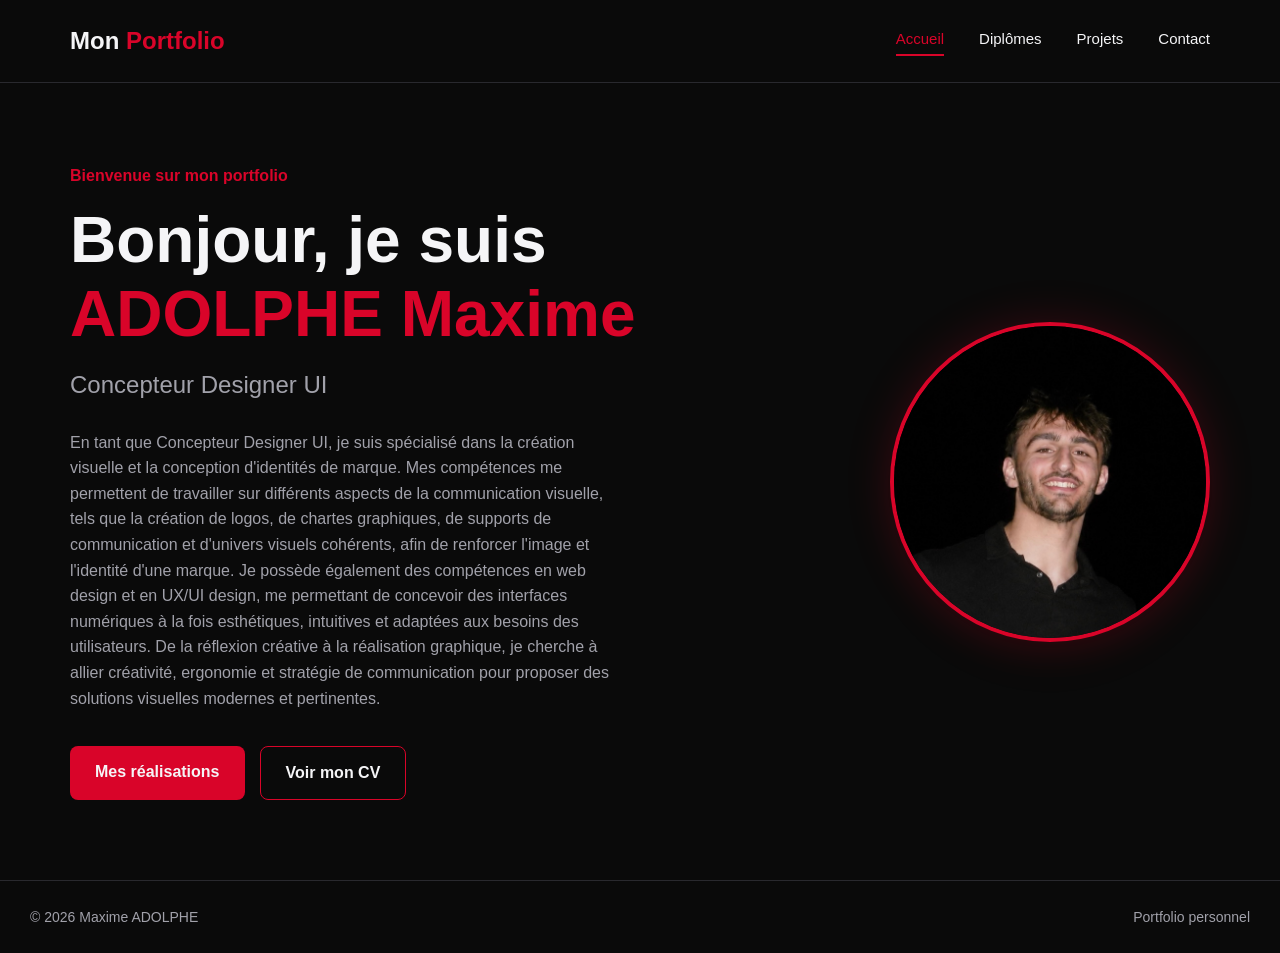
<file: index.html>
<!DOCTYPE html>
<html lang="fr">

<head>
  <meta charset="UTF-8">
  <meta name="viewport" content="width=device-width, initial-scale=1.0">

  <meta name="description" content="Découvrez mon portfolio, mes compétences et mes réalisations.">

  <title>Mon Portfolio | Accueil</title>

  <link rel="stylesheet" href="assets/css/style.css">
  <script src="assets/js/main.js" defer></script>
</head>

<body>

  <!-- NAVIGATION -->
  <header class="header">
    <nav class="navbar">
      <a href="index.html" class="logo">
        Mon<span> Portfolio</span>
      </a>

      <button class="menu-toggle" type="button" aria-label="Ouvrir le menu" aria-expanded="false"
        aria-controls="nav-links">
        ☰
      </button>

      <ul class="nav-links" id="nav-links">
        <li><a href="index.html" class="active">Accueil</a></li>
        <li><a href="diplomes.html">Diplômes</a></li>
        <li><a href="projets.html">Projets</a></li>
        <li><a href="contact.html">Contact</a></li>
      </ul>
    </nav>
  </header>

  <!-- PRESENTATION -->
  <main>
    <section class="hero">

      <div class="hero-content">
        <p class="hero-intro">Bienvenue sur mon portfolio</p>

        <h1>
          Bonjour, je suis
          <span>ADOLPHE Maxime</span>
        </h1>

        <h2>Concepteur Designer UI</h2>

        <p class="hero-description">
          En tant que Concepteur Designer UI, je suis spécialisé dans la création visuelle et la conception
          d'identités de marque. Mes compétences me permettent de travailler sur différents aspects de la communication
          visuelle, tels que la création de logos, de chartes graphiques, de supports de communication et d'univers
          visuels cohérents, afin de renforcer l'image et l'identité d'une marque.

          Je possède également des compétences en web design et en UX/UI design, me permettant de concevoir des
          interfaces numériques à la fois esthétiques, intuitives et adaptées aux besoins des utilisateurs. De la
          réflexion créative à la réalisation graphique, je cherche à allier créativité, ergonomie et stratégie de
          communication pour proposer des solutions visuelles modernes et pertinentes.
        </p>

        <div class="hero-buttons">
          <a href="projets.html" class="btn btn-primary">
            Mes réalisations
          </a>

          <a href="assets/documents/cv.pdf" class="btn btn-outline" target="_blank" rel="noopener noreferrer">
            Voir mon CV
          </a>
        </div>
      </div>

      <div class="hero-image">
        <img src="assets/images/profil.jpg" alt="Portrait de Prénom Nom">
      </div>

    </section>
  </main>

  <!-- PIED DE PAGE -->
  <footer class="footer">
    <p>© <span id="year"></span> Maxime ADOLPHE</p>
    <p>Portfolio personnel</p>
  </footer>

</body>

</html>
</file>
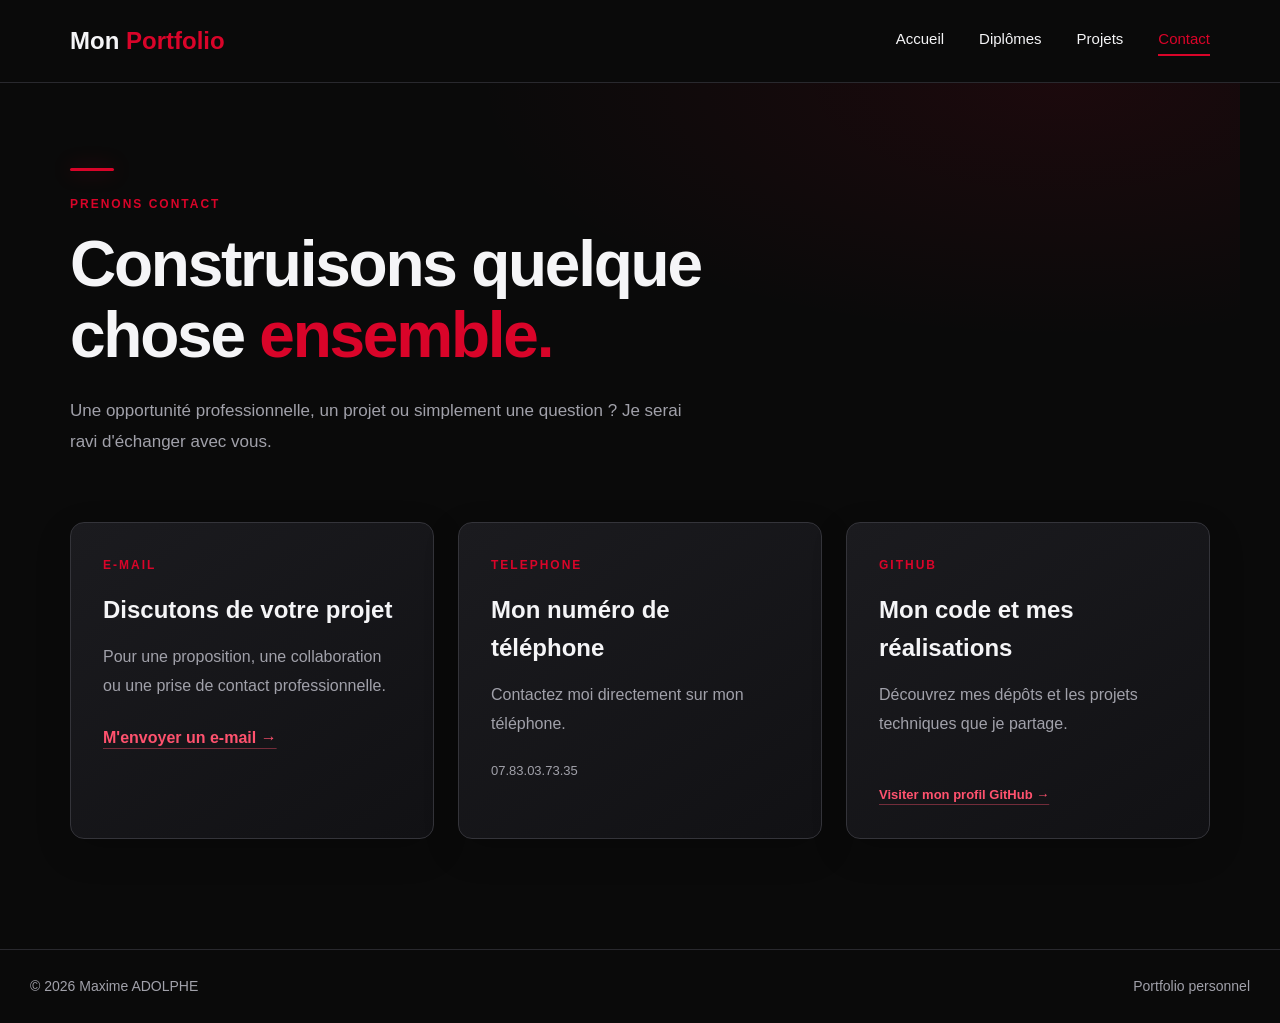
<file: contact.html>
<!DOCTYPE html>
<html lang="fr">
<head>
  <meta charset="UTF-8">
  <meta name="viewport"
        content="width=device-width, initial-scale=1.0">
  <meta name="description"
        content="Contactez Maxime ADOLPHE pour échanger sur une opportunité professionnelle.">

  <title>Contact | Maxime ADOLPHE</title>

  <link rel="stylesheet" href="assets/css/style.css">
  <script src="assets/js/main.js" defer></script>
</head>
<body>

  <header class="header">
    <nav class="navbar" aria-label="Navigation principale">
      <a href="index.html" class="logo">
        Mon<span> Portfolio</span>
      </a>

      <button class="menu-toggle" type="button"
              aria-label="Ouvrir le menu"
              aria-expanded="false"
              aria-controls="nav-links">☰</button>

      <ul class="nav-links" id="nav-links">
        <li><a href="index.html">Accueil</a></li>
        <li><a href="diplomes.html">Diplômes</a></li>
        <li><a href="projets.html">Projets</a></li>
        <li><a href="contact.html" class="active"
               aria-current="page">Contact</a></li>
      </ul>
    </nav>
  </header>

  <main class="inner-page">
    <section class="page-heading">
      <p class="section-label">PRENONS CONTACT</p>
      <h1>Construisons quelque chose
        <span>ensemble.</span>
      </h1>
      <p>
        Une opportunité professionnelle, un projet
        ou simplement une question ? Je serai ravi
        d'échanger avec vous.
      </p>
    </section>

    <section class="contact-grid">

      <article class="info-card reveal">
        <p class="section-label">E-MAIL</p>
        <h2>Discutons de votre projet</h2>
        <p>
          Pour une proposition, une collaboration
          ou une prise de contact professionnelle.
        </p>
        <a class="contact-link"
           href="mailto:max80ad@gmail.com?subject=Demande%20de%20contact%20Portfolio">
          M'envoyer un e-mail →
        </a>
      </article>

      <article class="info-card reveal">
        <p class="section-label">TELEPHONE</p>
        <h2>Mon numéro de téléphone</h2>
        <p>
          Contactez moi directement sur mon téléphone.
        </p>
        <p class="contact-note">
          07.83.03.73.35
        </p>
      </article>

      <article class="info-card reveal">
        <p class="section-label">GITHUB</p>
        <h2>Mon code et mes réalisations</h2>
        <p>
          Découvrez mes dépôts et les projets
          techniques que je partage.
        </p>
        <!-- Remplacer # par ton URL GitHub -->
        <p class="contact-note">
          <a class="contact-link"
             href="https://github.com/m4x0u80" target="_blank"
             rel="noopener noreferrer">
            Visiter mon profil GitHub →
          </a>
        </p>
      </article>

    </section>
  </main>

  <footer class="footer">
    <p>© <span id="year"></span> Maxime ADOLPHE</p>
    <p>Portfolio personnel</p>
  </footer>

</body>
</html>
</file>
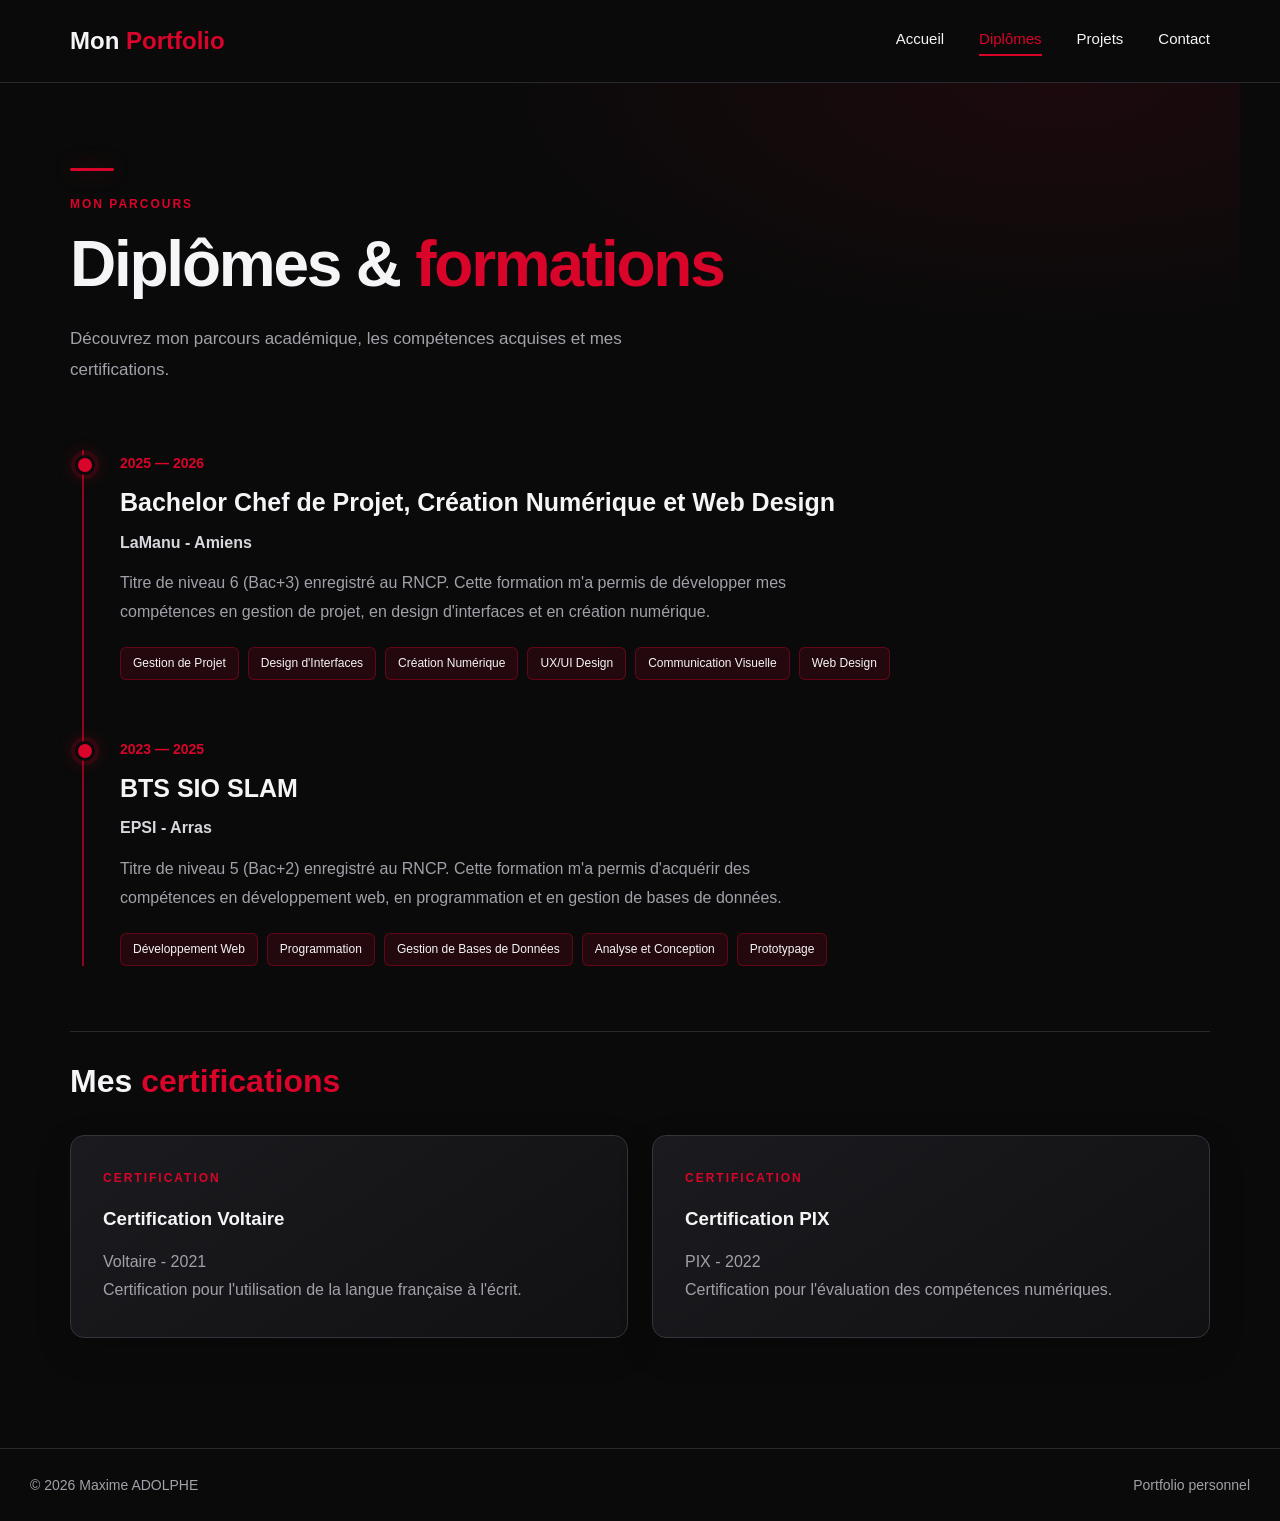
<file: diplomes.html>
<!DOCTYPE html>
<html lang="fr">

<head>
  <meta charset="UTF-8">
  <meta name="viewport" content="width=device-width, initial-scale=1.0">
  <meta name="description" content="Découvrez le parcours et les diplômes de Maxime ADOLPHE.">

  <title>Diplômes | Maxime ADOLPHE</title>

  <link rel="stylesheet" href="assets/css/style.css">
  <script src="assets/js/main.js" defer></script>
</head>

<body>

  <header class="header">
    <nav class="navbar" aria-label="Navigation principale">
      <a href="index.html" class="logo">
        Mon<span> Portfolio</span>
      </a>

      <button class="menu-toggle" type="button" aria-label="Ouvrir le menu" aria-expanded="false"
        aria-controls="nav-links">☰</button>

      <ul class="nav-links" id="nav-links">
        <li><a href="index.html">Accueil</a></li>
        <li><a href="diplomes.html" class="active" aria-current="page">Diplômes</a></li>
        <li><a href="projets.html">Projets</a></li>
        <li><a href="contact.html">Contact</a></li>
      </ul>
    </nav>
  </header>

  <main class="inner-page">
    <section class="page-heading">
      <p class="section-label">MON PARCOURS</p>
      <h1>Diplômes & <span>formations</span></h1>
      <p>
        Découvrez mon parcours académique, les
        compétences acquises et mes certifications.
      </p>
    </section>

    <section class="timeline" aria-label="Parcours académique">

      <article class="timeline-item reveal">
        <span class="timeline-date">2025 — 2026</span>
        <h2>Bachelor Chef de Projet, Création Numérique et Web Design</h2>
        <p class="timeline-school">
          LaManu - Amiens
        </p>
        <p>
          Titre de niveau 6 (Bac+3) enregistré au RNCP.
          Cette formation m'a permis de développer mes compétences 
          en gestion de projet, en design d'interfaces et en
          création numérique.
        </p>
        <div class="tag-list">
          <span>Gestion de Projet</span>
          <span>Design d'Interfaces</span>
          <span>Création Numérique</span>
          <span>UX/UI Design</span>
          <span>Communication Visuelle</span>
          <span>Web Design</span>
        </div>
      </article>

      <article class="timeline-item reveal">
        <span class="timeline-date">2023 — 2025</span>
        <h2>BTS SIO SLAM</h2>
        <p class="timeline-school">
          EPSI - Arras
        </p>
        <p>
          Titre de niveau 5 (Bac+2) enregistré au RNCP.
          Cette formation m'a permis d'acquérir des compétences
          en développement web, en programmation et en gestion
          de bases de données.
        </p>
        <div class="tag-list">
          <span>Développement Web</span>
          <span>Programmation</span>
          <span>Gestion de Bases de Données</span>
          <span>Analyse et Conception</span>
          <span>Prototypage</span>
        </div>
      </article>

    </section>

    <section class="subsection">
      <h2>Mes <span>certifications</span></h2>
      <div class="content-grid">
        <article class="info-card reveal">
          <p class="section-label">CERTIFICATION</p>
          <h3>Certification Voltaire</h3>
          <p>Voltaire - 2021</p>
          <p>Certification pour l'utilisation de la langue française à l'écrit.</p>
        </article>

        <article class="info-card reveal">
          <p class="section-label">CERTIFICATION</p>
          <h3>Certification PIX</h3>
          <p>PIX - 2022</p>
          <p>Certification pour l'évaluation des compétences numériques.</p>
        </article>
      </div>
    </section>

    
  </main>

  <footer class="footer">
    <p>© <span id="year"></span> Maxime ADOLPHE</p>
    <p>Portfolio personnel</p>
  </footer>

</body>

</html>
</file>
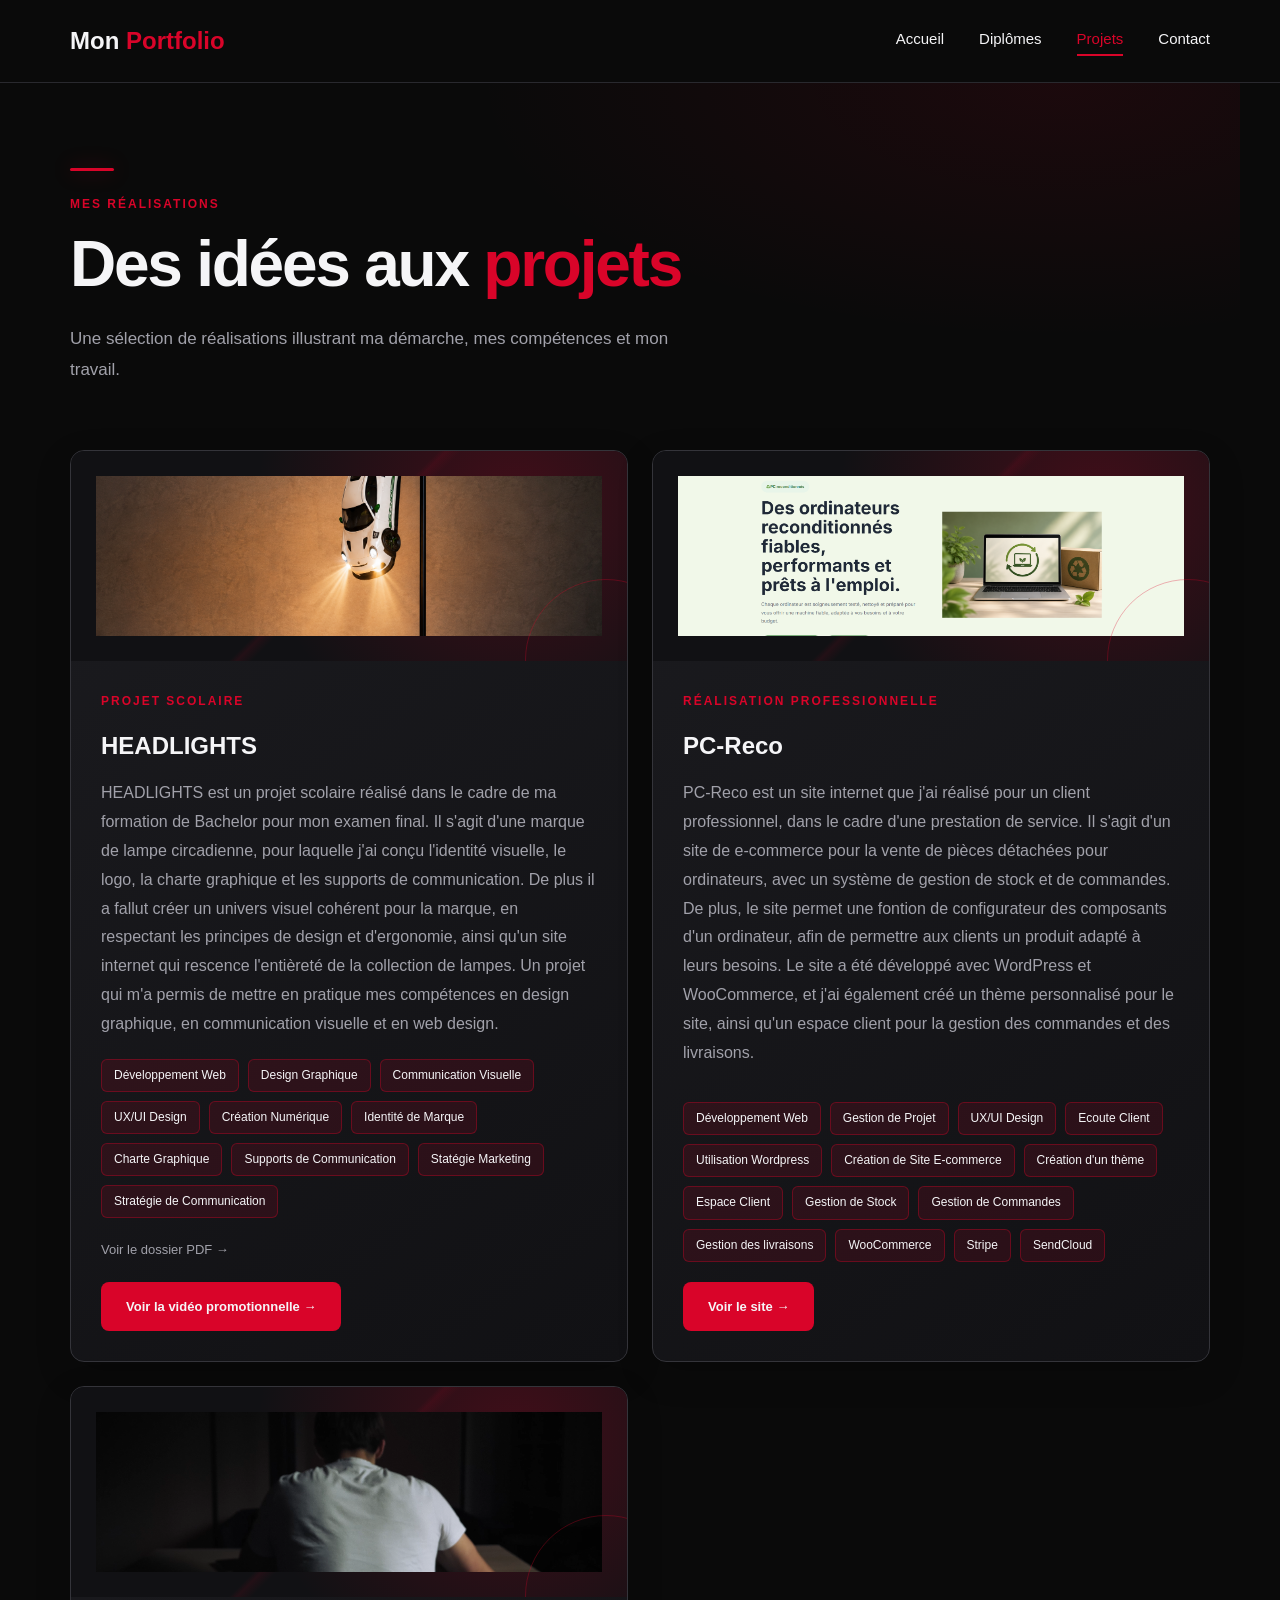
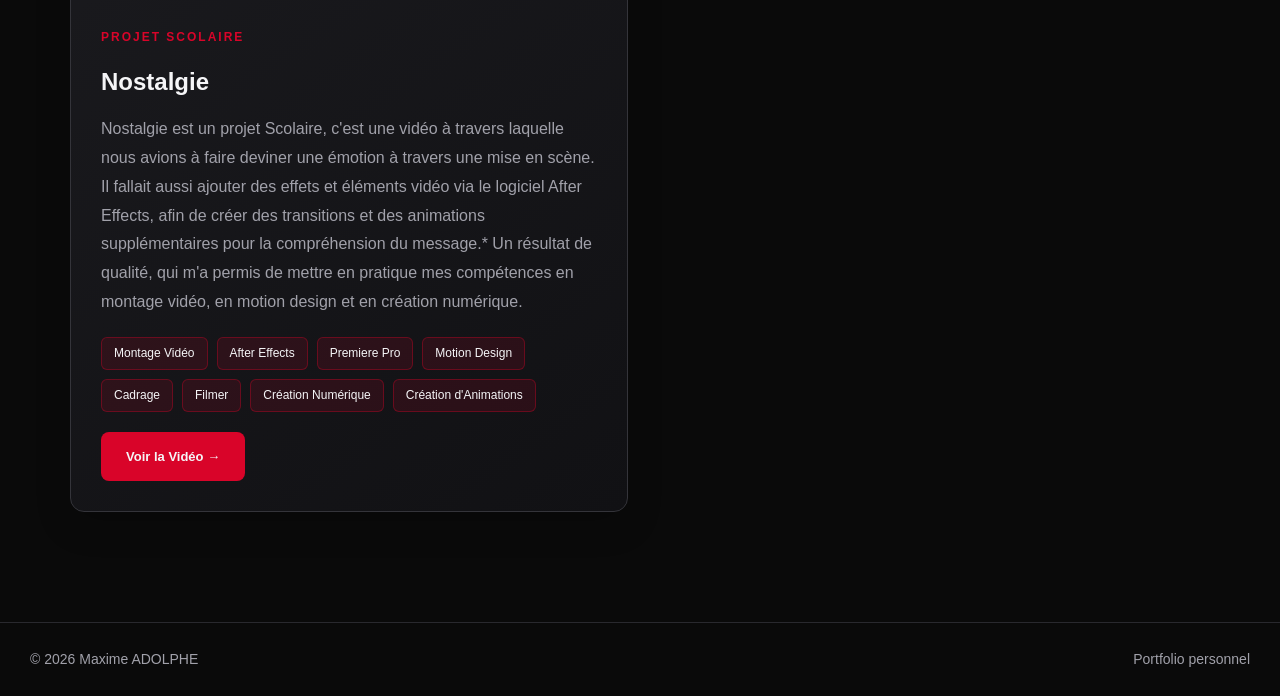
<file: projets.html>
<!DOCTYPE html>
<html lang="fr">

<head>
    <meta charset="UTF-8">
    <meta name="viewport" content="width=device-width, initial-scale=1.0">
    <meta name="description" content="Découvrez les projets et réalisations de Maxime ADOLPHE.">

    <title>Projets | Maxime ADOLPHE</title>

    <link rel="stylesheet" href="assets/css/style.css">
    <script src="assets/js/main.js" defer></script>
</head>

<body>

    <header class="header">
        <nav class="navbar" aria-label="Navigation principale">
            <a href="index.html" class="logo">
                Mon<span> Portfolio</span>
            </a>

            <button class="menu-toggle" type="button" aria-label="Ouvrir le menu" aria-expanded="false"
                aria-controls="nav-links">☰</button>

            <ul class="nav-links" id="nav-links">
                <li><a href="index.html">Accueil</a></li>
                <li><a href="diplomes.html">Diplômes</a></li>
                <li><a href="projets.html" class="active" aria-current="page">Projets</a></li>
                <li><a href="contact.html">Contact</a></li>
            </ul>
        </nav>
    </header>

    <main class="inner-page">
        <section class="page-heading">
            <p class="section-label">MES RÉALISATIONS</p>
            <h1>Des idées aux <span>projets</span></h1>
            <p>
                Une sélection de réalisations illustrant
                ma démarche, mes compétences et mon travail.
            </p>
        </section>

        <section class="content-grid projects-grid" aria-label="Mes projets">

            <article class="project-card reveal">
                <div class="project-visual">
                    <img src="assets/images/headlights.png" alt="Visuel du projet HEADLIGHTS">
                </div>
                <div class="project-body">
                    <p class="section-label">PROJET SCOLAIRE</p>
                    <h2>HEADLIGHTS</h2>
                    <p>
                        HEADLIGHTS est un projet scolaire réalisé dans le cadre de ma formation de Bachelor pour mon
                        examen final.
                        Il s'agit d'une marque de lampe circadienne, pour laquelle j'ai conçu l'identité visuelle, le
                        logo, la charte graphique et les supports de communication.
                        De plus il a fallut créer un univers visuel cohérent pour la marque, en respectant les principes
                        de design et d'ergonomie, ainsi qu'un site internet qui rescence l'entièreté de la collection de
                        lampes.
                        Un projet qui m'a permis de mettre en pratique mes compétences en design graphique, en
                        communication visuelle et en web design.
                    </p>
                    <div class="tag-list">
                        <span>Développement Web</span>
                        <span>Design Graphique</span>
                        <span>Communication Visuelle</span>
                        <span>UX/UI Design</span>
                        <span>Création Numérique</span>
                        <span>Identité de Marque</span>
                        <span>Charte Graphique</span>
                        <span>Supports de Communication</span>
                        <span>Statégie Marketing</span>
                        <span>Stratégie de Communication</span>
                    </div>
                    <p class="project-note">
                        <a href="assets/documents/dossier_headlights.pdf" target="_blank" rel="noopener noreferrer">
                            Voir le dossier PDF →
                        </a>
                    </p>
                    <p class="project-note">
                        <a class="btn btn-primary" href="https://youtu.be/wiLEG7oL13c?si=M6m8tQHiFcAWNki-"
                            target="_blank" rel="noopener noreferrer">
                            Voir la vidéo promotionnelle →
                        </a>
                    </p>
                </div>
            </article>

            <article class="project-card reveal">
                <div class="project-visual">
                    <img src="assets/images/pc-reco.png" alt="Visuel du projet PC-Reco">
                </div>
                <div class="project-body">
                    <p class="section-label">Réalisation Professionnelle</p>
                    <h2>PC-Reco</h2>
                    <p>
                        PC-Reco est un site internet que j'ai réalisé pour un client professionnel, dans le cadre d'une prestation de service.
                        Il s'agit d'un site de e-commerce pour la vente de pièces détachées pour ordinateurs, avec un système de gestion de stock et de commandes.
                        De plus, le site permet une fontion de configurateur des composants d'un ordinateur, afin de permettre aux clients un produit adapté à leurs besoins. 
                        Le site a été développé avec WordPress et WooCommerce, et j'ai également créé un thème personnalisé pour le site, ainsi qu'un espace client pour la gestion des commandes et des livraisons.
                    </p>
                    <div class="tag-list">
                        <span>Développement Web</span>
                        <span>Gestion de Projet</span>
                        <span>UX/UI Design</span>
                        <span>Ecoute Client</span>
                        <span>Utilisation Wordpress</span>
                        <span>Création de Site E-commerce</span>
                        <span>Création d'un thème</span>
                        <span>Espace Client</span>
                        <span>Gestion de Stock</span>
                        <span>Gestion de Commandes</span>
                        <span>Gestion des livraisons</span>
                        <span>WooCommerce</span>
                        <span>Stripe</span>
                        <span>SendCloud</span>
                    </div>
                    <p class="project-note">
                        <a class="btn btn-primary" href="https://preprod.pc-reco.fr/" target="_blank" rel="noopener noreferrer">
                            Voir le site →
                        </a>
                    </p>
                </div>
            </article>

            <article class="project-card reveal">
                <div class="project-visual">
                    <img src="assets/images/nostalgie.png" alt="Visuel du projet Nostalgie">
                </div>
                <div class="project-body">
                    <p class="section-label">Projet Scolaire</p>
                    <h2>Nostalgie</h2>
                    <p>
                        Nostalgie est un projet Scolaire, c'est une vidéo à travers laquelle nous avions à faire deviner une émotion à travers une mise en scène.
                        Il fallait aussi ajouter des effets et éléments vidéo via le logiciel After Effects, afin de créer des transitions et des animations supplémentaires pour la compréhension du message.*
                        Un résultat de qualité, qui m'a permis de mettre en pratique mes compétences en montage vidéo, en motion design et en création numérique.
                    </p>
                    <div class="tag-list">
                        <span>Montage Vidéo</span>
                        <span>After Effects</span>
                        <span>Premiere Pro</span>
                        <span>Motion Design</span>
                        <span>Cadrage</span>
                        <span>Filmer</span>
                        <span>Création Numérique</span>
                        <span>Création d'Animations</span>
                    </div>
                    <p class="project-note">
                        <a class="btn btn-primary" href="https://youtu.be/pa3iqHSNrpc" target="_blank" rel="noopener noreferrer">
                            Voir la Vidéo →
                        </a>
                    </p>
                </div>
            </article>

        </section>
    </main>

    <footer class="footer">
        <p>© <span id="year"></span> Maxime ADOLPHE</p>
        <p>Portfolio personnel</p>
    </footer>

</body>

</html>
</file>
<file: assets/css/style.css>
:root {
  --bg-primary: #0a0a0a;
  --bg-secondary: #18181b;
  --accent: #d90429;
  --text-primary: #f5f5f7;
  --text-secondary: #a1a1aa;
  --border: #29292e;
}

body {
  margin: 0;
  background-color: var(--bg-primary);
  color: var(--text-primary);
  font-family: Arial, sans-serif;
}

a {
  color: var(--text-primary);
  text-decoration: none;
}

a:hover {
  color: var(--accent);
}

.btn-primary {
  background-color: var(--accent);
  color: #fff;
  padding: 12px 24px;
  border-radius: 8px;
  display: inline-block;
}

.profile-photo {
  width: 180px;
  height: 180px;
  object-fit: cover;
  border-radius: 50%;
  border: 3px solid var(--accent);
}



/* VARIABLES */
:root {
  --bg-primary: #0a0a0a;
  --bg-secondary: #18181b;
  --accent: #d90429;
  --text-primary: #f5f5f7;
  --text-secondary: #a1a1aa;
  --border: #29292e;
}

/* RESET */
* {
  margin: 0;
  padding: 0;
  box-sizing: border-box;
}

html {
  scroll-behavior: smooth;
}

body {
  background: var(--bg-primary);
  color: var(--text-primary);
  font-family: Arial, Helvetica, sans-serif;
  line-height: 1.6;
}

a {
  text-decoration: none;
  color: inherit;
}

/* NAVIGATION */
.header {
  border-bottom: 1px solid var(--border);
}

.navbar {
  max-width: 1200px;
  margin: auto;
  padding: 22px 30px;
  display: flex;
  justify-content: space-between;
  align-items: center;
}

.logo {
  font-size: 24px;
  font-weight: 800;
}

.logo span {
  color: var(--accent);
}

.nav-links {
  display: flex;
  list-style: none;
  gap: 35px;
}

.nav-links a {
  font-size: 15px;
  transition: color 0.3s;
}

.nav-links a:hover,
.nav-links a.active {
  color: var(--accent);
}

.menu-toggle {
  display: none;
}

/* HERO */
.hero {
  max-width: 1200px;
  min-height: 75vh;
  margin: auto;
  padding: 80px 30px;
  display: flex;
  align-items: center;
  justify-content: space-between;
  gap: 60px;
}

.hero-content {
  flex: 1;
}

.hero-intro {
  color: var(--accent);
  font-weight: 600;
  margin-bottom: 15px;
}

.hero h1 {
  font-size: clamp(36px, 5vw, 64px);
  line-height: 1.15;
  margin-bottom: 15px;
}

.hero h1 span {
  display: block;
  color: var(--accent);
}

.hero h2 {
  font-size: 24px;
  font-weight: 400;
  color: var(--text-secondary);
  margin-bottom: 25px;
}

.hero-description {
  max-width: 550px;
  color: var(--text-secondary);
  margin-bottom: 35px;
}

/* BOUTONS */
.hero-buttons {
  display: flex;
  gap: 15px;
  flex-wrap: wrap;
}

.btn {
  display: inline-block;
  padding: 13px 25px;
  border-radius: 8px;
  font-weight: 600;
  transition: 0.3s;
}

.btn-primary {
  background: var(--accent);
  color: var(--text-primary);
}

.btn-primary:hover {
  background: #b80322;
  transform: translateY(-3px);
}

.btn-outline {
  border: 1px solid var(--accent);
}

.btn-outline:hover {
  background: var(--accent);
  transform: translateY(-3px);
}

/* PHOTO */
.hero-image {
  flex: 0 0 320px;
  display: flex;
  justify-content: center;
}

.hero-image img {
  width: 320px;
  height: 320px;
  object-fit: cover;
  border-radius: 50%;
  border: 4px solid var(--accent);
  box-shadow: 0 0 45px rgba(217, 4, 41, 0.2);
}

/* FOOTER */
.footer {
  border-top: 1px solid var(--border);
  padding: 25px 30px;
  display: flex;
  justify-content: space-between;
  gap: 15px;
  color: var(--text-secondary);
  font-size: 14px;
}

/* RESPONSIVE */
@media (max-width: 768px) {
  .navbar {
    flex-wrap: wrap;
  }

  .menu-toggle {
    display: block;
    background: none;
    border: none;
    color: var(--text-primary);
    font-size: 28px;
    cursor: pointer;
  }

  .nav-links {
    display: none;
    flex-direction: column;
    width: 100%;
    gap: 15px;
    padding-top: 20px;
  }

  .nav-links.open {
    display: flex;
  }

  .hero {
    flex-direction: column-reverse;
    text-align: center;
    padding: 60px 20px;
    gap: 35px;
  }

  .hero-image {
    flex: none;
  }

  .hero-image img {
    width: 220px;
    height: 220px;
  }

  .hero-buttons {
    justify-content: center;
  }

  .footer {
    flex-direction: column;
    text-align: center;
  }
}

@media (prefers-reduced-motion: reduce) {
  html {
    scroll-behavior: auto;
  }

  .btn {
    transition: none;
  }
}


/* ANIMATION DE LA PRESENTATION */
@keyframes fadeUp {
  from {
    opacity: 0;
    transform: translateY(35px);
  }

  to {
    opacity: 1;
    transform: translateY(0);
  }
}

@keyframes fadeRight {
  from {
    opacity: 0;
    transform: translateX(40px);
  }

  to {
    opacity: 1;
    transform: translateX(0);
  }
}

@media (prefers-reduced-motion: no-preference) {
  .hero-content {
    animation: fadeUp 0.9s ease-out both;
  }

  .hero-image {
    animation: fadeRight 1.1s ease-out both;
  }
}


/* HALO LUMINEUX PHOTO */
.hero-image {
  position: relative;
  isolation: isolate;
}

.hero-image::before {
  content: "";
  position: absolute;

  width: 110%;
  aspect-ratio: 1;
  border-radius: 50%;

  background: radial-gradient(
    circle,
    rgba(217, 4, 41, 0.28) 0%,
    rgba(217, 4, 41, 0.08) 45%,
    transparent 70%
  );

  filter: blur(22px);
  z-index: -1;
  pointer-events: none;
}

.hero-image img {
  position: relative;
  max-width: 100%;
  transition:
    transform 0.4s ease,
    box-shadow 0.4s ease;
}

@media (hover: hover) {
  .hero-image img:hover {
    transform: scale(1.035);
    box-shadow: 0 0 55px rgba(217, 4, 41, 0.35);
  }
}


/* SOULIGNEMENT ANIME */
.nav-links a {
  position: relative;
  display: inline-block;
  padding-bottom: 5px;
}

.nav-links a::after {
  content: "";
  position: absolute;
  left: 0;
  bottom: 0;

  width: 100%;
  height: 2px;
  background: var(--accent);

  transform: scaleX(0);
  transform-origin: left;
  transition: transform 0.3s ease;
}

.nav-links a:hover::after,
.nav-links a:focus-visible::after,
.nav-links a.active::after {
  transform: scaleX(1);
}

@media (prefers-reduced-motion: reduce) {
  .nav-links a::after {
    transition: none;
  }
}


/* ===================================
   PAGES INTERIEURES - DARK CRIMSON
=================================== */

.inner-page {
  max-width: 1200px;
  min-height: 75vh;
  margin: 0 auto;
  padding: 85px 30px 110px;
}

.page-heading {
  max-width: 760px;
  margin-bottom: 65px;
}

.section-label {
  color: var(--accent);
  font-size: 12px;
  font-weight: 700;
  letter-spacing: 2px;
  text-transform: uppercase;
  margin-bottom: 14px;
}

.page-heading h1 {
  font-size: clamp(38px, 5vw, 64px);
  line-height: 1.12;
  margin-bottom: 24px;
}

.page-heading h1 span,
.subsection h2 span {
  color: var(--accent);
}

.page-heading > p:last-child {
  color: var(--text-secondary);
  font-size: 17px;
  line-height: 1.8;
}

/* CARTES */
.content-grid,
.contact-grid {
  display: grid;
  grid-template-columns: repeat(2, minmax(0, 1fr));
  gap: 24px;
}

.info-card,
.project-card {
  background: var(--bg-secondary);
  border: 1px solid var(--border);
  border-radius: 14px;
  overflow: hidden;
  transition:
    transform 0.3s ease,
    border-color 0.3s ease,
    box-shadow 0.3s ease;
}

.info-card {
  padding: 32px;
}

.info-card:hover,
.project-card:hover {
  transform: translateY(-5px);
  border-color: var(--accent);
  box-shadow: 0 15px 40px rgba(217, 4, 41, 0.1);
}

.info-card h2,
.info-card h3,
.project-card h2 {
  color: var(--text-primary);
  margin-bottom: 14px;
}

.info-card p,
.project-card p {
  color: var(--text-secondary);
  line-height: 1.8;
}

.info-card .section-label,
.project-card .section-label {
  color: var(--accent);
}

/* FRISE CHRONOLOGIQUE */
.timeline {
  position: relative;
  border-left: 2px solid var(--accent);
  margin-left: 12px;
  padding-left: 36px;
}

.timeline-item {
  position: relative;
  padding: 0 0 50px;
}

.timeline-item::before {
  content: "";
  position: absolute;
  left: -45px;
  top: 5px;
  width: 14px;
  height: 14px;
  background: var(--accent);
  border: 3px solid var(--bg-primary);
  border-radius: 50%;
  box-shadow: 0 0 15px rgba(217, 4, 41, 0.5);
}

.timeline-date {
  color: var(--accent);
  font-size: 14px;
  font-weight: 700;
}

.timeline-item h2 {
  margin: 10px 0;
  font-size: 25px;
}

.timeline-school {
  color: var(--text-primary);
  font-weight: 600;
  margin-bottom: 12px;
}

.timeline-item > p:last-of-type {
  color: var(--text-secondary);
  max-width: 700px;
}

.subsection {
  margin-top: 65px;
}

.subsection h2 {
  font-size: 32px;
  margin-bottom: 28px;
}

/* ETIQUETTES */
.tag-list {
  display: flex;
  flex-wrap: wrap;
  gap: 9px;
  margin-top: 20px;
}

.tag-list span {
  padding: 6px 12px;
  background: rgba(217, 4, 41, 0.1);
  border: 1px solid rgba(217, 4, 41, 0.3);
  border-radius: 6px;
  color: var(--text-primary);
  font-size: 12px;
}

/* PROJETS */
.project-visual {
  height: 210px;
  background:
    radial-gradient(circle at 75% 25%,
      rgba(217, 4, 41, 0.25), transparent 55%),
    #111114;
  display: flex;
  flex-direction: column;
  justify-content: space-between;
  padding: 25px;
  color: var(--accent);
  font-size: 12px;
  letter-spacing: 2px;
}

.project-symbol {
  font-size: 70px;
  font-weight: 700;
  align-self: flex-end;
  line-height: 1;
  opacity: 0.65;
}

.project-body {
  padding: 30px;
}

.project-note,
.contact-note {
  font-size: 13px;
  margin-top: 20px;
}

/* CONTACT */
.contact-link,
.contact-link:visited {
  display: inline-block;
  margin-top: 24px;
  color: var(--accent);
  font-weight: 700;
}

.contact-link:hover {
  color: var(--text-primary);
}

.contact-grid {
  grid-template-columns: repeat(3, minmax(0, 1fr));
}

/* ANIMATIONS */
@media (prefers-reduced-motion: no-preference) {
  .reveal {
    animation: revealUp 0.75s ease both;
  }

  @keyframes revealUp {
    from {
      opacity: 0;
      transform: translateY(25px);
    }
    to {
      opacity: 1;
      transform: translateY(0);
    }
  }
}

/* RESPONSIVE */
@media (max-width: 900px) {
  .contact-grid {
    grid-template-columns: 1fr;
  }
}

@media (max-width: 768px) {
  .inner-page {
    padding: 60px 20px 80px;
  }

  .page-heading {
    margin-bottom: 45px;
  }

  .content-grid {
    grid-template-columns: 1fr;
  }

  .timeline {
    padding-left: 25px;
  }

  .timeline-item::before {
    left: -34px;
  }

  .info-card,
  .project-body {
    padding: 24px;
  }
}

@media (prefers-reduced-motion: reduce) {
  .info-card,
  .project-card {
    transition: none;
  }
}


/* DARK CRIMSON — FINITIONS DES PAGES INTERIEURES
   Ajouter à la FIN de assets/css/style.css */

/* Fond discret et titres */
.inner-page {
  position: relative;
  isolation: isolate;
  background: radial-gradient(ellipse 65% 340px at 85% 0%, rgba(217,4,41,.085), transparent 75%);
}
.page-heading { position: relative; }
.page-heading::before {
  content: "";
  display: block;
  width: 44px;
  height: 3px;
  margin-bottom: 24px;
  border-radius: 3px;
  background: var(--accent);
  box-shadow: 0 0 20px rgba(217,4,41,.4);
}
.page-heading h1 { letter-spacing: -.035em; text-wrap: balance; }
.page-heading > p:last-child { max-width: 65ch; }

/* Cartes : profondeur, mouvement et lisibilité */
.info-card, .project-card {
  position: relative;
  background: linear-gradient(145deg, #1b1b1f, #111114);
  border: 1px solid #34343a;
  box-shadow: 0 12px 35px rgba(0,0,0,.18);
}
.info-card::before, .project-card::before {
  content: "";
  position: absolute;
  inset: 0 auto 0 0;
  width: 3px;
  background: var(--accent);
  opacity: 0;
  transition: opacity .25s ease;
  pointer-events: none;
  z-index: 1;
}
.info-card:hover::before, .project-card:hover::before,
.info-card:focus-within::before, .project-card:focus-within::before { opacity: 1; }
.info-card:hover, .project-card:hover,
.info-card:focus-within, .project-card:focus-within {
  border-color: rgba(217,4,41,.8);
  box-shadow: 0 18px 42px rgba(0,0,0,.35), 0 0 28px rgba(217,4,41,.08);
}

/* Frise des diplômes */
.timeline { border-left-color: rgba(217,4,41,.65); }
.timeline-item { padding-bottom: 56px; }
.timeline-item:last-child { padding-bottom: 0; }
.timeline-item::before { box-shadow: 0 0 0 4px rgba(217,4,41,.12), 0 0 18px rgba(217,4,41,.4); }
.timeline-item h2 { color: var(--text-primary); line-height: 1.3; }
.timeline-school { color: #d7d7dd; }
.timeline-item > p { line-height: 1.8; }
.subsection { padding-top: 24px; border-top: 1px solid var(--border); }

/* Tags de compétences */
.tag-list span {
  background: rgba(217,4,41,.12);
  border-color: rgba(217,4,41,.36);
  color: var(--text-primary);
  font-weight: 500;
}

/* Réalisations */
.projects-grid { align-items: stretch; }
.project-card { display: flex; flex-direction: column; }
.project-visual {
  position: relative;
  overflow: hidden;
  background:
    linear-gradient(135deg, transparent 48%, rgba(217,4,41,.09) 49%, transparent 51%),
    radial-gradient(circle at 80% 25%, rgba(217,4,41,.24), transparent 55%),
    #111114;
}
.project-visual img {
  display: block;
  width: 100%;
  height: 100%;
  object-fit: cover;
}
.project-visual::after {
  content: "";
  position: absolute;
  width: 160px;
  height: 160px;
  border: 1px solid rgba(217,4,41,.3);
  border-radius: 50%;
  right: -60px;
  bottom: -80px;
  pointer-events: none;
}
.project-symbol { transition: transform .35s ease; }
.project-card:hover .project-symbol { transform: translateY(-6px) rotate(-5deg); }
.project-body { display: flex; flex-direction: column; flex: 1; }
.project-body .tag-list { margin-top: auto; padding-top: 20px; }
.project-note { color: #b6b6c0; }

/* Liens de contact : toujours lisibles */
.contact-link, .contact-link:visited {
  color: #ff526e;
  text-decoration: underline;
  text-decoration-color: rgba(255,82,110,.4);
  text-underline-offset: 5px;
  transition: color .2s ease, text-decoration-color .2s ease;
}
.contact-link:hover, .contact-link:focus-visible {
  color: var(--text-primary);
  text-decoration-color: var(--accent);
}
.contact-link:focus-visible, .nav-links a:focus-visible {
  outline: 2px solid var(--accent);
  outline-offset: 5px;
  border-radius: 2px;
}

/* Boutons de la page d'accueil : texte blanc même au survol */
.btn-primary, .btn-primary:visited, .btn-primary:hover, .btn-primary:focus-visible,
.btn-outline, .btn-outline:visited, .btn-outline:hover, .btn-outline:focus-visible {
  color: #f5f5f7;
}

/* Ecrans intermédiaires et mobiles */
@media (max-width: 900px) {
  .content-grid { grid-template-columns: repeat(2, minmax(0,1fr)); }
  .contact-grid { grid-template-columns: 1fr; }
}
@media (max-width: 768px) {
  .content-grid, .projects-grid { grid-template-columns: 1fr; }
  .inner-page { padding: 56px 20px 80px; }
  .page-heading { margin-bottom: 42px; }
  .page-heading h1 { overflow-wrap: anywhere; }
  .timeline { margin-left: 9px; padding-left: 25px; }
  .timeline-item::before { left: -34px; }
  .project-visual { height: 185px; }
}
@media (prefers-reduced-motion: reduce) {
  .info-card, .project-card, .project-symbol, .contact-link,
  .info-card::before, .project-card::before { transition: none; }
  .info-card:hover, .project-card:hover { transform: none; }
}
</file>
